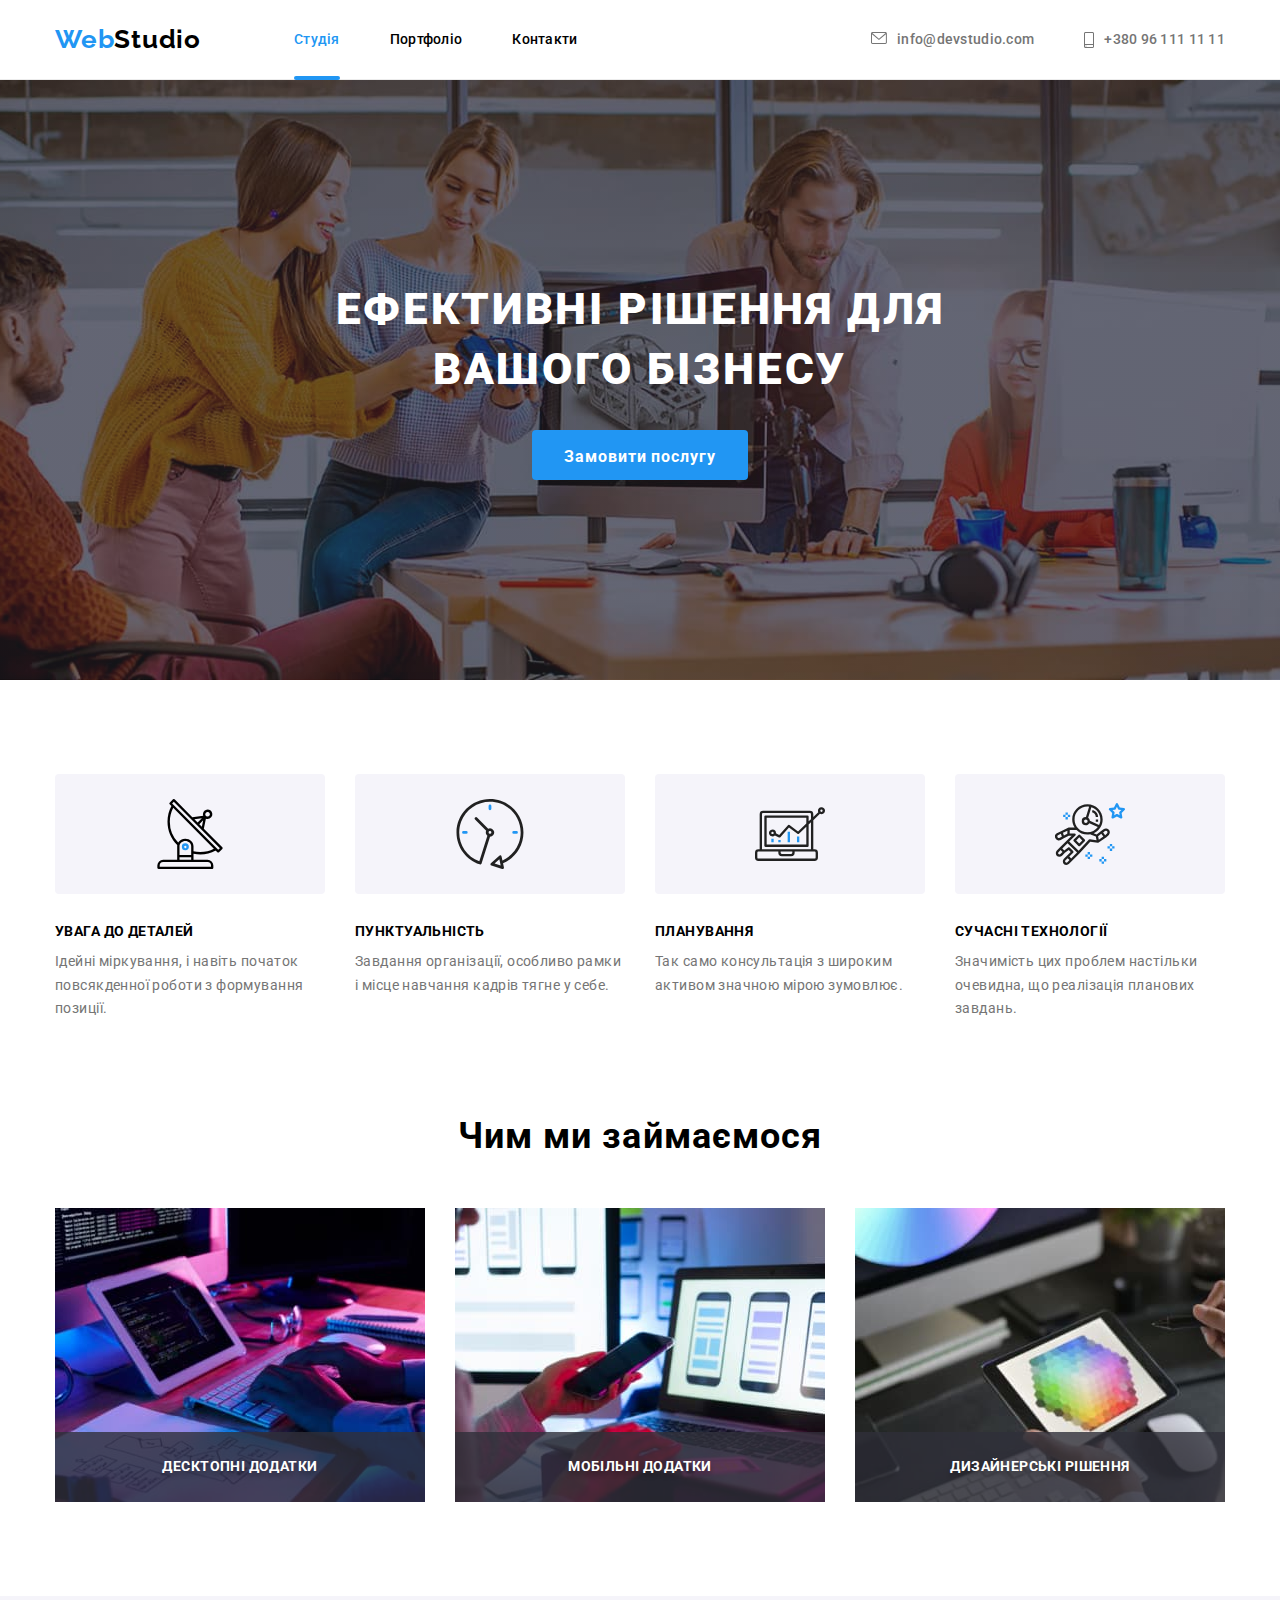
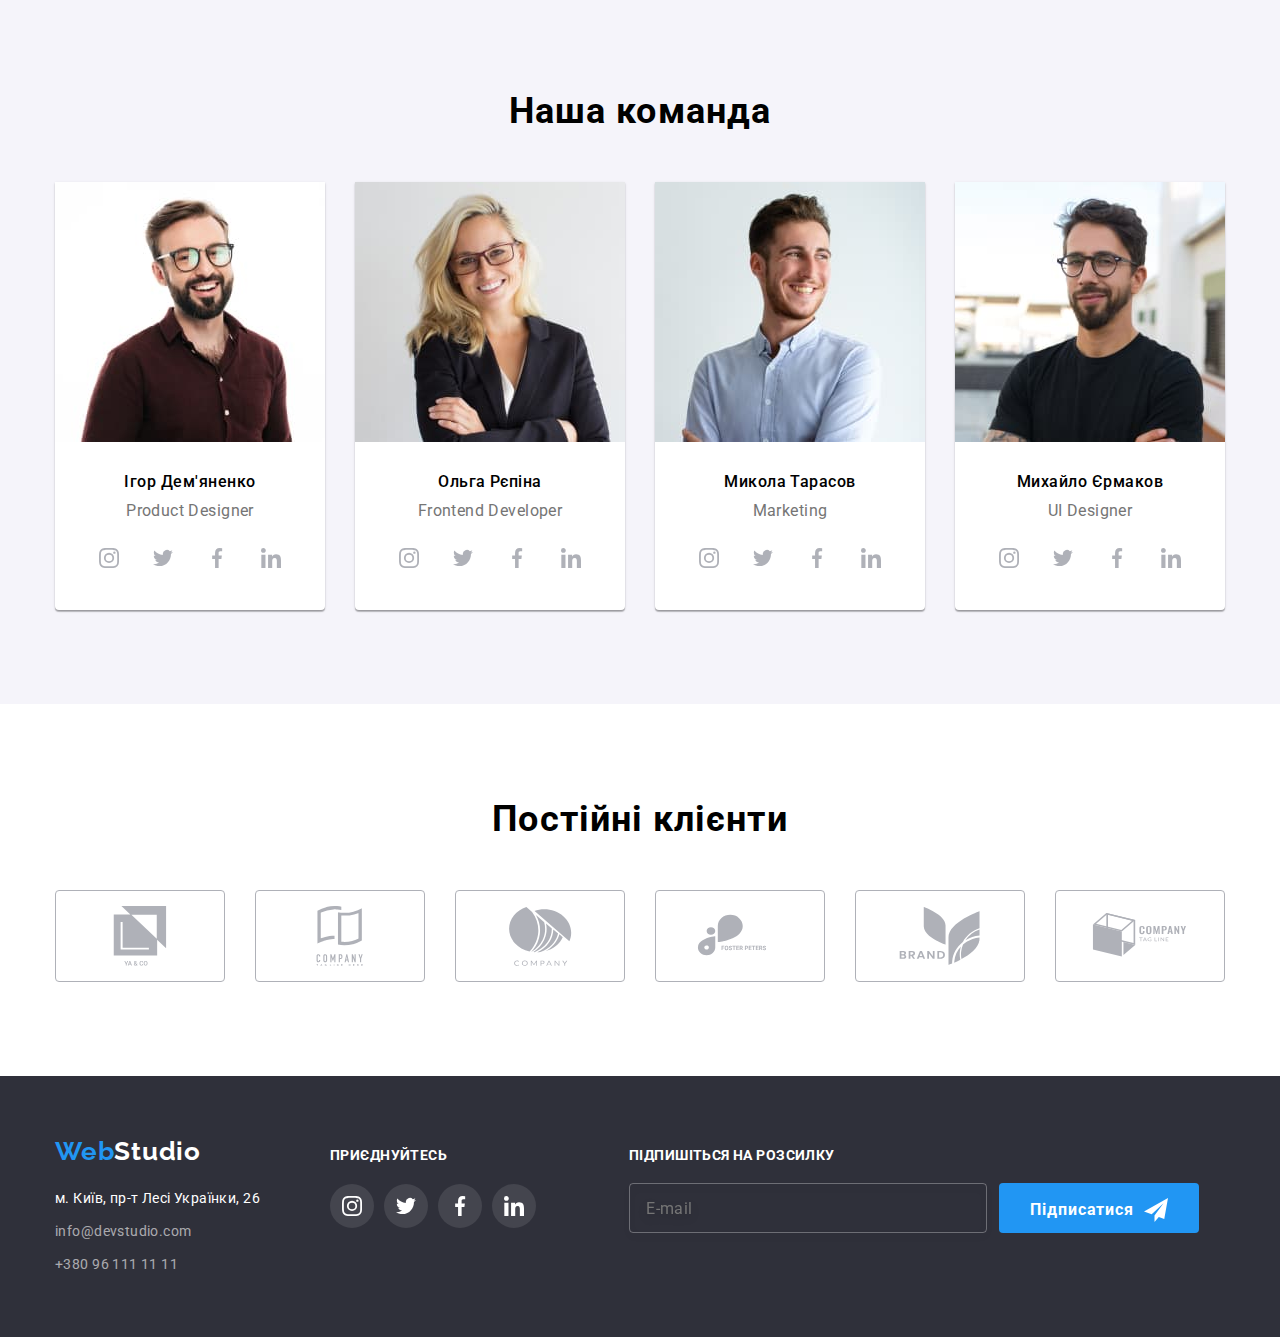
<file: index.html>
<!DOCTYPE html>
<html lang="en">

<head>
    <meta charset="UTF-8">
    <meta http-equiv="X-UA-Compatible" content="IE=edge">
    <meta name="viewport" content="width=device-width, initial-scale=1.0">

    <title>Studio</title>

    <link rel="stylesheet" href="./css/main.min.css">


</head>

<body>
    <!-- Шапка сайта -->
    <header class="header">
        <div class="container header--container">
            <nav class="site-nav">
                <a class="logo" href="./index.html">Web<span class="logo-color">Studio</span></a>
                <ul class="site-nav__select">
                    <li class="site-nav__item"><a class="link nav--link current" href="./index.html">Студія</a></li>
                    <li class="site-nav__item"><a class="link nav--link" href="./portfolio.html">Портфоліо</a></li>
                    <li class="site-nav__item"><a class="link nav--link" href="/">Контакти</a></li>
                </ul>
            </nav>
            <ul class="select-contact">
                <li class="select-contact__item">
                    <a class="link contact--link" href="mailto:info@devstudio.com">
                        <svg class="icon contact--icon" width="16" height="12">
                            <use href="./images/icons.svg#icon-envelope"></use>
                        </svg>
                        info@devstudio.com</a>
                </li>
                <li class="select-contact__item">
                    <a class="link contact--link" href="tel:+380961111111">
                        <svg class="icon contact--icon" width="10" height="16">
                            <use href="./images/icons.svg#icon-smartphone"></use>
                        </svg>
                        +380 96 111 11 11</a>
                </li>
            </ul>
        </div>
    </header>
    <!-- Главный босс -->
    <main>
        <!-- Шапка -->
        <section class="page-poster">
            <div class="container poster">
                <h1 class="page-poster__title">Ефективні рішення для вашого бізнесу</h1>
                <button class="button button--primary" type="button"  data-modal-open>Замовити послугу</button>
            </div>
        </section>
        <!-- Особливості -->
        <section class="section">
            <div class="container">
                <h2 class="title-none">Особливості</h2>
                <ul class="select-features">
                    <li class="select-features__item">
                        <div class="select-features__icon">
                            <svg class="icon" width="70" height="70">
                                <use href="./images/icons.svg#icon-antenna"></use>
                            </svg>
                        </div>
                        <h3 class="select-features__title">УВАГА ДО ДЕТАЛЕЙ</h3>
                        <p>Ідейні міркування, і навіть початок повсякденної роботи з формування позиції.</p>
                    </li>
                    <li class="select-features__item">
                        <div class="select-features__icon">
                            <svg class="icon" width="70" height="70">
                                <use href="./images/icons.svg#icon-clock"></use>
                            </svg>
                        </div>
                        <h3 class="select-features__title">ПУНКТУАЛЬНІСТЬ</h3>
                        <p>Завдання організації, особливо рамки і місце навчання кадрів тягне у себе.</p>
                    </li>
                    <li class="select-features__item">
                        <div class="select-features__icon">
                            <svg class="icon" width="70" height="70">
                                <use href="./images/icons.svg#icon-diagram"></use>
                            </svg>
                        </div>
                        <h3 class="select-features__title">ПЛАНУВАННЯ</h3>
                        <p>Так само консультація з широким активом значною мірою зумовлює.</p>
                    </li>
                    <li class="select-features__item">
                        <div class="select-features__icon">
                            <svg class="icon" width="70" height="70">
                                <use href="./images/icons.svg#icon-astronaut"></use>
                            </svg>
                        </div>
                        <h3 class="select-features__title">СУЧАСНІ ТЕХНОЛОГІЇ</h3>
                        <p>Значимість цих проблем настільки очевидна, що реалізація планових завдань.</p>
                    </li>
                </ul>
            </div>
        </section>
        <!-- Чим ми займаємося -->
        <section class="section page--employ">
            <div class="container">
                <h2 class="title page--employ">Чим ми займаємося</h2>
                <ul class="select-employ">
                    <li class="select-employ__item">
                        <img class="select-employ__image" src="./images/box1.jpg" alt="Програмування" width="370" />
                        <h3 class="select-employ__title">Десктопні додатки</h3>
                    </li>
                    <li class="select-employ__item">
                        <img class="select-employ__image" src="./images/box2.jpg" alt="Мобільні додатки" width="370" />
                        <h3 class="select-employ__title">Мобільні додатки</h3>
                    </li>
                    <li class="select-employ__item">
                        <img class="select-employ__image" src="./images/box3.jpg" alt="Дізайн" width="370" />
                        <h3 class="select-employ__title">Дизайнерські рішення</h3>
                    </li>
                </ul>
            </div>
        </section>
        <!-- Наша команда -->
        <section class="section page--team">
            <div class="container">
                <h2 class="title">Наша команда</h2>
                <ul class="select-team">
                    <li class="select-team__item">
                        <img class="select-team__image" src="./images/card1.jpg" alt="Фото" width="270" />
                        <div class="select-team__content">
                            <h3 class="select-team__subtitle">Ігор Дем'яненко</h3>
                            <p>Product Designer</p>
                        </div>
                        <ul class="select-social">
                            <li class="select-social__item">
                                <a class="select-social__link" href="#" rel="nofollow" target="_blank">
                                    <svg class="icon" width="20" height="20">
                                        <use href="./images/icons.svg#icon-instagram"></use>
                                    </svg>
                                </a>
                            </li>
                            <li class="select-social__item">
                                <a class="select-social__link" href="#" rel="nofollow" target="_blank">
                                    <svg class="icon" width="20" height="20">
                                        <use href="./images/icons.svg#icon-twitter"></use>
                                    </svg>
                                </a>
                            </li>
                            <li class="select-social__item">
                                <a class="select-social__link" href="#" rel="nofollow" target="_blank">
                                    <svg class="icon" width="20" height="20">
                                        <use href="./images/icons.svg#icon-facebook"></use>
                                    </svg>
                                </a>
                            </li>
                            <li class="card-client item">
                                <a class="select-social__link" href="#" rel="nofollow" target="_blank">
                                    <svg class="icon" width="20" height="20">
                                        <use href="./images/icons.svg#icon-linkedin"></use>
                                    </svg>
                                </a>
                            </li>
                        </ul>
                    </li>
                    <li class="select-team__item">
                        <img class="select-team__image" src="./images/card2.jpg" alt="Фото" width="270" />
                        <div class="select-team__content">
                            <h3 class="select-team__subtitle">Ольга Рєпіна</h3>
                            <p>Frontend Developer</p>
                        </div>
                        <ul class="select-social">
                            <li class="select-social__item">
                                <a class="select-social__link" href="#" rel="nofollow" target="_blank">
                                    <svg class="icon" width="20" height="20">
                                        <use href="./images/icons.svg#icon-instagram"></use>
                                    </svg>
                                </a>
                            </li>
                            <li class="select-social__item">
                                <a class="select-social__link" href="#" rel="nofollow" target="_blank">
                                    <svg class="icon" width="20" height="20">
                                        <use href="./images/icons.svg#icon-twitter"></use>
                                    </svg>
                                </a>
                            </li>
                            <li class="select-social__item">
                                <a class="select-social__link" href="#" rel="nofollow" target="_blank">
                                    <svg class="icon" width="20" height="20">
                                        <use href="./images/icons.svg#icon-facebook"></use>
                                    </svg>
                                </a>
                            </li>
                            <li class="card-client item">
                                <a class="select-social__link" href="#" rel="nofollow" target="_blank">
                                    <svg class="icon" width="20" height="20">
                                        <use href="./images/icons.svg#icon-linkedin"></use>
                                    </svg>
                                </a>
                            </li>
                        </ul>
                    </li>
                    <li class="select-team__item">
                        <img class="select-team__image" src="./images/card3.jpg" alt="Фото" width="270" />
                        <div class="select-team__content">
                            <h3 class="select-team__subtitle">Микола Тарасов</h3>
                            <p>Marketing</p>
                        </div>
                        <ul class="select-social">
                            <li class="select-social__item">
                                <a class="select-social__link" href="#" rel="nofollow" target="_blank">
                                    <svg class="icon" width="20" height="20">
                                        <use href="./images/icons.svg#icon-instagram"></use>
                                    </svg>
                                </a>
                            </li>
                            <li class="select-social__item">
                                <a class="select-social__link" href="#" rel="nofollow" target="_blank">
                                    <svg class="icon" width="20" height="20">
                                        <use href="./images/icons.svg#icon-twitter"></use>
                                    </svg>
                                </a>
                            </li>
                            <li class="select-social__item">
                                <a class="select-social__link" href="#" rel="nofollow" target="_blank">
                                    <svg class="icon" width="20" height="20">
                                        <use href="./images/icons.svg#icon-facebook"></use>
                                    </svg>
                                </a>
                            </li>
                            <li class="card-client item">
                                <a class="select-social__link" href="#" rel="nofollow" target="_blank">
                                    <svg class="icon" width="20" height="20">
                                        <use href="./images/icons.svg#icon-linkedin"></use>
                                    </svg>
                                </a>
                            </li>
                        </ul>
                    </li>
                    <li class="select-team__item">
                        <img class="select-team__image" src="./images/card4.jpg" alt="Фото" width="270" />
                        <div class="select-team__content">
                            <h3 class="select-team__subtitle">Михайло Єрмаков</h3>
                            <p>UI Designer</p>
                        </div>
                        <ul class="select-social">
                            <li class="select-social__item">
                                <a class="select-social__link" href="#" rel="nofollow" target="_blank">
                                    <svg class="icon" width="20" height="20">
                                        <use href="./images/icons.svg#icon-instagram"></use>
                                    </svg>
                                </a>
                            </li>
                            <li class="select-social__item">
                                <a class="select-social__link" href="#" rel="nofollow" target="_blank">
                                    <svg class="icon" width="20" height="20">
                                        <use href="./images/icons.svg#icon-twitter"></use>
                                    </svg>
                                </a>
                            </li>
                            <li class="select-social__item">
                                <a class="select-social__link" href="#" rel="nofollow" target="_blank">
                                    <svg class="icon" width="20" height="20">
                                        <use href="./images/icons.svg#icon-facebook"></use>
                                    </svg>
                                </a>
                            </li>
                            <li class="card-client item">
                                <a class="select-social__link" href="#" rel="nofollow" target="_blank">
                                    <svg class="icon" width="20" height="20">
                                        <use href="./images/icons.svg#icon-linkedin"></use>
                                    </svg>
                                </a>
                            </li>
                        </ul>
                    </li>
                </ul>
            </div>
        </section>
        <section class="section">
            <div class="container">
                <h2 class="title">Постійні клієнти</h2>
                <ul class="select-client">
                    <li class="select-clien__item">
                        <a class="select-client__link" href="#" rel="nofollow" target="_blank">
                            <svg class="icon" width="106" height="60">
                                <use href="./images/icons.svg#icon-client1"></use>
                            </svg>
                        </a>
                    </li>
                    <li class="select-client__item">
                        <a class="select-client__link" href="#" rel="nofollow" target="_blank">
                            <svg class="icon" width="106" height="60">
                                <use href="./images/icons.svg#icon-client2"></use>
                            </svg>
                        </a>
                    </li>
                    <li class="select-clien__item">
                        <a class="select-client__link" href="#" rel="nofollow" target="_blank">
                            <svg class="icon" width="106" height="60">
                                <use href="./images/icons.svg#icon-client3"></use>
                            </svg>
                        </a>
                    </li>
                    <li class="select-clien__item">
                        <a class="select-client__link" href="#" rel="nofollow" target="_blank">
                            <svg class="icon" width="106" height="60">
                                <use href="./images/icons.svg#icon-client4"></use>
                            </svg>
                        </a>
                    </li>
                    <li class="select-client__item">
                        <a class="select-client__link" href="#" rel="nofollow" target="_blank">
                            <svg class="icon" width="106" height="60">
                                <use href="./images/icons.svg#icon-client5"></use>
                            </svg>
                        </a>
                    </li>
                    <li class="select-client__item">
                        <a class="select-client__link" href="#" rel="nofollow" target="_blank">
                            <svg class="icon" width="106" height="60">
                                <use href="./images/icons.svg#icon-client6"></use>
                            </svg>
                        </a>
                    </li>
                </ul>
            </div>
        </section>
    </main>
    <!-- Футер -->
    <footer class="footer">
        <div class="container footer--container">
            <div class="footer-one">
                <a class="logo footer--logo" href="./index.html">Web<span class="logo-color revers">Studio</span></a>
                <address class="address">
                    <ul class="address-select">
                        <li class="address-select__item">
                            <a class="address-select__link primary-footer"
                                href="https://www.google.com.ua/maps/place/%D0%B1%D1%83%D0%BB.+%D0%9B%D0%B5%D1%81%D0%B8+%D0%A3%D0%BA%D1%80%D0%B0%D0%B8%D0%BD%D0%BA%D0%B8,+26,+%D0%9A%D0%B8%D0%B5%D0%B2,+02000/@50.4266124,30.5344126,14.71z/data=!4m5!3m4!1s0x40d4cf0e033ecbe9:0x57a4dffefec77da0!8m2!3d50.4265807!4d30.5383858?hl=ru"
                                target="_blank" rel="noopener noreferrer">
                                м. Київ, пр-т Лесі Українки, 26</a>
                        </li>
                        <li class="address-select__item"><a class="address-select__link"
                                href="mailto:info@devstudio.com">info@devstudio.com</a></li>
                        <li class="address-select__item"><a class="address-select__link" href="tel:+380961111111">+380
                                96 111 11 11</a></li>
                    </ul>
                </address>
            </div>
            <div class="footer-social">
                <h2 class="footer-social__title">приєднуйтесь</h2>
                <ul class="select-social">
                    <li class="select-social__item">
                        <a class="select-social__link social--footer" href="#" rel="nofollow" target="_blank"
                            aria-label="Instagram">
                            <svg class="icon" width="20" height="20">
                                <use href="./images/icons.svg#icon-instagram"></use>
                            </svg>
                        </a>
                    </li>
                    <li class="select-social__item ">
                        <a class="select-social__link social--footer" href="#" rel="nofollow" target="_blank"
                            aria-label="Twitter">
                            <svg class="icon" width="20" height="20">
                                <use href="./images/icons.svg#icon-twitter"></use>
                            </svg>
                        </a>
                    </li>
                    <li class="select-social__item">
                        <a class="select-social__link social--footer" href="#" rel="nofollow" target="_blank"
                            aria-label="Facebook">
                            <svg class="icon" width="20" height="20">
                                <use href="./images/icons.svg#icon-facebook"></use>
                            </svg>
                        </a>
                    </li>
                    <li class="card-client item">
                        <a class="select-social__link social--footer" href="#" rel="nofollow" target="_blank">
                            <svg class="icon" width="20" height="20">
                                <use href="./images/icons.svg#icon-linkedin"></use>
                            </svg>
                        </a>
                    </li>
                </ul>
            </div>
            <div class="footer-conect">
                <div class="footer-send">
                    <label for="footer-send">Підпишіться на розсилку</label>
                    <input class="footer-input" type="email" name="email" id="footer-send" placeholder="E-mail"
                        required />
                </div>
                <button type="submit" class="button button--footer">
                    Підписатися
                    <svg class="icon" width="24" height="24">
                        <use href="./images/icons.svg#icon-send"></use>
                    </svg>
                </button>
            </div>
        </div>
    </footer>
    <!-- Модалка -->
    <div class="backdrop is-hidden" data-modal>
        <div class="modal">
            <button type="button" class="close-button" data-modal-close>
                <svg width="18" height="18" class="close">
                    <use href="./images/icons.svg#icon-close"></use>
                </svg>
            </button>
            <form class="form form__container">
                <p class="form-title">Залиште свої дані, ми вам передзвонимо</p>
                <div class="form-field">
                    <label for="user-name">Ім'я</label>
                    <input type="text" name="name" id="user-name" autofocus required pattern="^[a-zA-Z]+\s[a-zA-Z]+$" />
                    <svg class="icon-form" width="18" height="18">
                        <use href="./images/icons.svg#icon-person-modal"></use>
                    </svg>
                </div>
                <div class="form-field">
                    <label for="user-tel">Телефон</label>
                    <input type="tel" name="tel" id="user-tel" inputmode="tel" />
                    <svg class="icon-form" width="18" height="18">
                        <use href="./images/icons.svg#icon-phone-modal"></use>
                    </svg>
                </div>
                <div class="form-field">
                    <label for="user-email">Пошта</label>
                    <input type="email" name="email" id="user-email" inputmode="email" />
                    <svg class="icon-form" width="18" height="18">
                        <use href="./images/icons.svg#icon-email-modal"></use>
                    </svg>
                </div>
                <div class="form-field comment">
                    <label for="comment">Коментар</label>
                    <textarea name="comment" id="comment" placeholder="Введіть текст"></textarea>
                </div>
                <div class="policy">
                    <label for="policy">
                        <input class="checkbox" type="checkbox" name="policy" id="policy" />
                        <span class="check-icon">
                            <svg class="icon" width="15" height="15">
                                <use href="./images/icons.svg#icon-check-hover"></use>
                            </svg>
                        </span>
                        Погоджуюся з розсилкою та приймаю
                        <a class="policy-link" href="#" target="_blank">Умови договору</a>
                    </label>
                </div>
                <button class="button button--modal" type="submit">Відправити</button>
            </form>
        </div>
    </div>

    <script src="./js/modal.js"></script>
    <!-- <script src="./js/heder.js"></script> -->
</body>

</html>
</file>
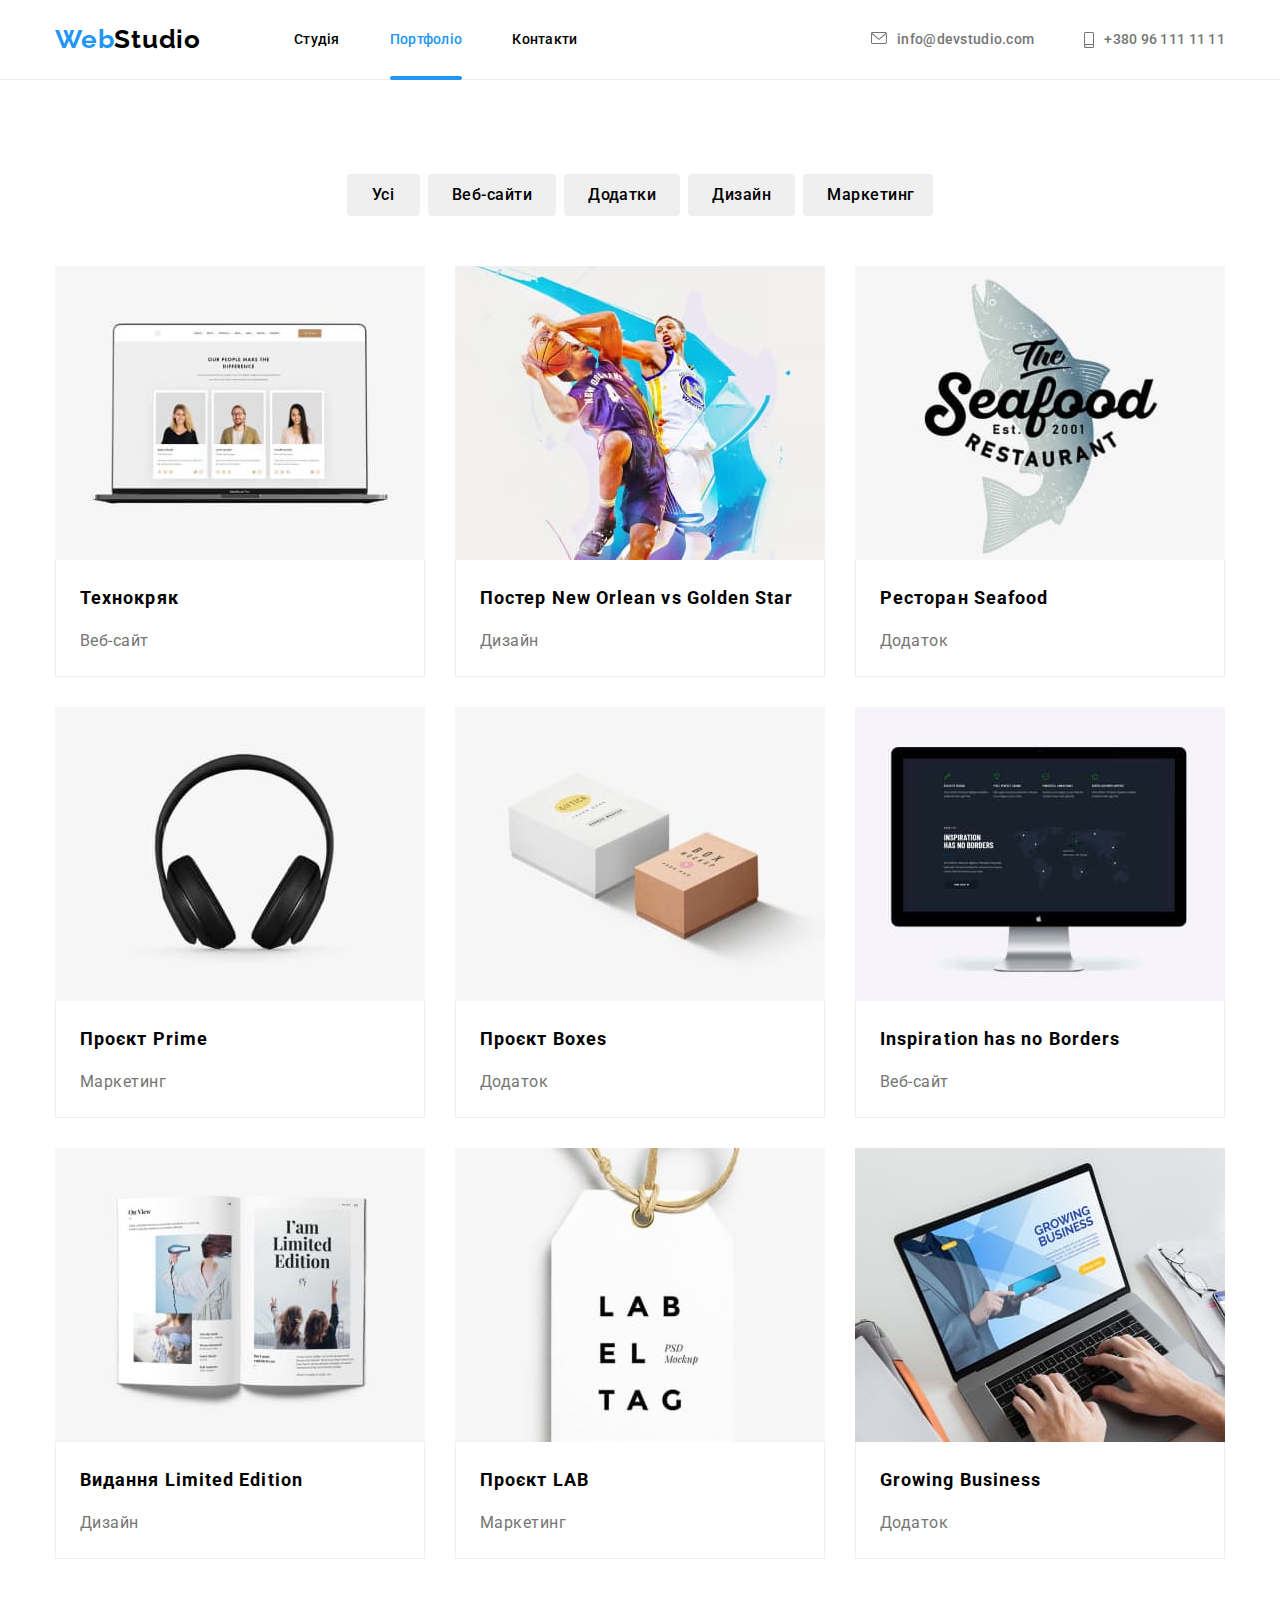
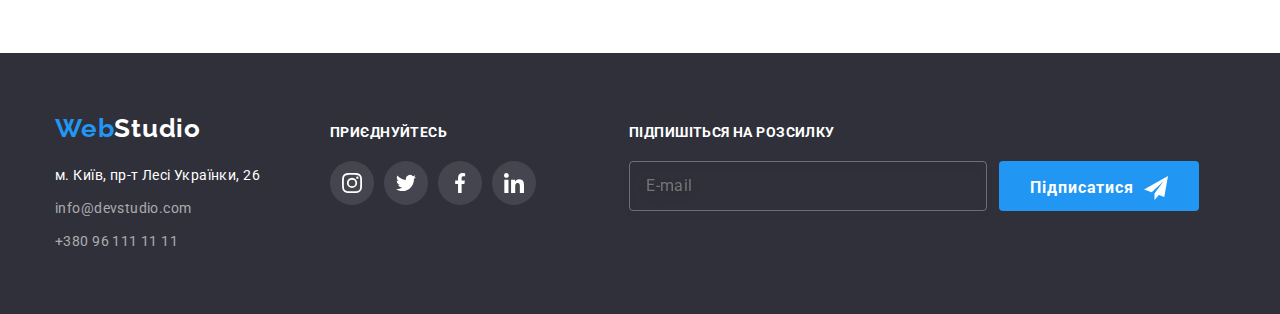
<file: portfolio.html>
<!DOCTYPE html>
<html lang="en">
<head>
    <meta charset="UTF-8">
    <meta http-equiv="X-UA-Compatible" content="IE=edge">
    <meta name="viewport" content="width=device-width, initial-scale=1.0">
    <title>Portfolio</title>

    <link href="https://fonts.googleapis.com/css2?family=Raleway:wght@700&family=Roboto:wght@400;500;700;900&display=swap"
          rel="stylesheet">
    <link rel="stylesheet" href="https://cdnjs.cloudflare.com/ajax/libs/modern-normalize/1.1.0/modern-normalize.min.css"
        integrity="sha512-wpPYUAdjBVSE4KJnH1VR1HeZfpl1ub8YT/NKx4PuQ5NmX2tKuGu6U/JRp5y+Y8XG2tV+wKQpNHVUX03MfMFn9Q=="
        crossorigin="anonymous" referrerpolicy="no-referrer" />
    <link rel="stylesheet" href="./css/main.min.css">

</head>
<body>
    <!-- Шапка сайта -->
    <header class="header">
        <div class="container header--container">
            <nav class="site-nav">
                <a class="logo" href="./index.html">Web<span class="logo-color">Studio</span></a>
                <ul class="site-nav__select list">
                    <li class="site-nav__item"><a class="link nav--link" href="./index.html">Студія</a></li>
                    <li class="site-nav__item"><a class="link nav--link current" href="./portfolio.html">Портфоліо</a></li>
                    <li class="site-nav__item"><a class="link nav--link" href="/">Контакти</a></li>
                </ul>
            </nav>
            <ul class="select-contact list">
                <li class="select-contact__item">
                    <a class="link contact--link" href="mailto:info@devstudio.com">
                        <svg class="icon contact--icon" width="16" height="12">
                            <use href="./images/icons.svg#icon-envelope"></use>
                        </svg>
                        info@devstudio.com</a>
                </li>
                <li class="select-contact__item">
                    <a class="link contact--link" href="tel:+380961111111">
                        <svg class="icon contact--icon" width="10" height="16">
                            <use href="./images/icons.svg#icon-smartphone"></use>
                        </svg>
                        +380 96 111 11 11</a>
                </li>
            </ul>
        </div>
    </header>
    <!-- Главный босс -->
    <main>
        <!-- Проекты -->
        <section class="section">
            <div class="container">
            <h1 class="title-none">Проекти</h1>
            <!-- Фильтр -->
            <ul class="select-button list">
                <li class="select-button__item">
                    <button type="button" class="select-button__link">Усі</button>
                </li>
                <li class="select-button__item">
                    <button type="button" class="select-button__link">Веб-сайти</button>
                </li>
                <li class="select-button__item">
                    <button type="button" class="select-button__link">Додатки</button>
                </li>
                <li class="select-button__item">
                    <button type="button" class="select-button__link">Дизайн</button>
                </li>
                <li class="select-button__item">
                    <button type="button" class="select-button__link">Маркетинг</button>
                </li>
            </ul>
            <ul class="select-projeckt list">
                <li class="select-projeckt__item">
                    <a class="select-projeckt__card" href="#">
                        <div class="select-projeckt__thumb">
                          <img class="select-projeckt__image" src="./images/project1.jpg" alt="Фото1" width="370"/>
                          <div class="select-projeckt__text">
                            <p>Ресурс пропонує комплексні пропозиції з різним рівнем функціоналу та сервісів. Все це дозволить відвідувачу отримати
                            вичерпні відомості про компанію чи приватну особу.</p>
                          </div>
                        </div>
                        <div class="select-projeckt__content">
                            <h2 class="select-projeckt__subtitle">Технокряк</h2>
                            <p>Веб-сайт</p>
                        </div>
                    </a>
                </li>
                <li class="select-projeckt__item">
                    <a class="select-projeckt__card" href="#">
                        <div class="select-projeckt__thumb">
                            <img class="select-projeckt__image" src="./images/project2.jpg" alt="Фото2" width="370"/>
                            <div class="select-projeckt__text">
                                <p>Ресурс пропонує комплексні пропозиції з різним рівнем функціоналу та сервісів. Все це дозволить відвідувачу отримати
                                вичерпні відомості про компанію чи приватну особу.</p>
                            </div>
                        </div>
                        <div class="select-projeckt__content">
                            <h2 class="select-projeckt__subtitle">Постер New Orlean vs Golden Star</h2>
                            <p>Дизайн</p>
                        </div>
                    </a> 
                </li>
                <li class="select-projeckt__item">
                    <a class="select-projeckt__card" href="#">
                        <div class="select-projeckt__thumb">
                            <img class="select-projeckt__image" src="./images/project3.jpg" alt="Фото3" width="370"/>
                            <div class="select-projeckt__text">
                                <p>Ресурс пропонує комплексні пропозиції з різним рівнем функціоналу та сервісів. Все це дозволить відвідувачу отримати
                                вичерпні відомості про компанію чи приватну особу.</p>
                            </div>
                        </div>
                        <div class="select-projeckt__content">
                            <h2 class="select-projeckt__subtitle">Ресторан Seafood</h2>
                            <p>Додаток</p>
                        </div>
                    </a>
                </li>
                <li class="select-projeckt__item">
                    <a class="select-projeckt__card" href="#">
                        <div class="select-projeckt__thumb">
                            <img class="select-projeckt__image" src="./images/project4.jpg" alt="Фото4" width="370"/>
                            <div class="select-projeckt__text">
                                <p>Ресурс пропонує комплексні пропозиції з різним рівнем функціоналу та сервісів. Все це дозволить відвідувачу
                                    отримати
                                    вичерпні відомості про компанію чи приватну особу.</p>
                            </div>
                        </div>
                        <div class="select-projeckt__content">
                            <h2 class="select-projeckt__subtitle">Проєкт Prime</h2>
                            <p>Маркетинг</p>
                        </div>
                    </a>
                </li>
                <li class="select-projeckt__item">
                    <a class="select-projeckt__card" href="#">
                        <div class="select-projeckt__thumb">
                            <img class="select-projeckt__image" src="./images/project5.jpg" alt="Фото5" width="370"/>
                            <div class="select-projeckt__text">
                                <p>Ресурс пропонує комплексні пропозиції з різним рівнем функціоналу та сервісів. Все це дозволить відвідувачу
                                    отримати
                                    вичерпні відомості про компанію чи приватну особу.</p>
                            </div>
                        </div>
                        <div class="select-projeckt__content">
                            <h2 class="select-projeckt__subtitle">Проєкт Boxes</h2>
                            <p>Додаток</p>
                        </div>    
                    </a>
                </li>
                <li class="select-projeckt__item">
                    <a class="select-projeckt__card" href="#">
                        <div class="select-projeckt__thumb">
                            <img class="select-projeckt__image" src="./images/project6.jpg" alt="Фото6" width="370"/>
                            <div class="select-projeckt__text">
                                <p>Ресурс пропонує комплексні пропозиції з різним рівнем функціоналу та сервісів. Все це дозволить відвідувачу
                                    отримати
                                    вичерпні відомості про компанію чи приватну особу.</p>
                            </div>
                        </div>
                        <div class="select-projeckt__content">
                            <h2 class="select-projeckt__subtitle">Inspiration has no Borders</h2>
                            <p>Веб-сайт</p> 
                        </div>      
                    </a>
                </li>
                <li class="select-projeckt__item"> 
                    <a class="select-projeckt__card" href="#">
                        <div class="select-projeckt__thumb">
                            <img class="select-projeckt__image" src="./images/project7.jpg" alt="Фото7" width="370"/>
                            <div class="select-projeckt__text">
                                <p>Ресурс пропонує комплексні пропозиції з різним рівнем функціоналу та сервісів. Все це дозволить відвідувачу
                                    отримати
                                    вичерпні відомості про компанію чи приватну особу.</p>
                            </div>
                        </div>
                        <div class="select-projeckt__content">
                            <h2 class="select-projeckt__subtitle">Видання Limited Edition</h2>
                            <p>Дизайн</p>
                        </div>
                    </a>
                </li>
                <li class="select-projeckt__item">
                    <a class="select-projeckt__card" href="#">
                        <div class="select-projeckt__thumb">
                            <img class="select-projeckt__image" src="./images/project8.jpg" alt="Фото8" width="370"/>
                            <div class="select-projeckt__text">
                                <p>Ресурс пропонує комплексні пропозиції з різним рівнем функціоналу та сервісів. Все це дозволить відвідувачу
                                    отримати
                                    вичерпні відомості про компанію чи приватну особу.</p>
                            </div>
                        </div>
                        <div class="select-projeckt__content">
                            <h2 class="select-projeckt__subtitle">Проєкт LAB</h2>
                            <p>Маркетинг</p>
                        </div>    
                    </a>
                </li>
                <li class="select-projeckt__item">
                    <a class="select-projeckt__card" href="#">
                        <div class="select-projeckt__thumb">
                            <img class="select-projeckt__image" src="./images/project9.jpg" alt="Фото9" width="370"/>
                            <div class="select-projeckt__text">
                                <p>Ресурс пропонує комплексні пропозиції з різним рівнем функціоналу та сервісів. Все це дозволить відвідувачу
                                    отримати
                                    вичерпні відомості про компанію чи приватну особу.</p>
                            </div>
                        </div>
                        <div class="select-projeckt__content">
                            <h2 class="select-projeckt__subtitle">Growing Business</h2>
                            <p>Додаток</p>
                        </div>    
                    </a>
                </li>
            </ul>
            </div>
        </section>
    </main>
    
    <!-- Футер -->
    <footer class="footer">
        <div class="container footer--container">
            <div class="footer-one">
                <a class="logo footer--logo" href="./index.html">Web<span class="logo-color revers">Studio</span></a>
                <address class="address">
                    <ul class="address-select">
                        <li class="address-select__item">
                            <a class="address-select__link primary-footer"
                                href="https://www.google.com.ua/maps/place/%D0%B1%D1%83%D0%BB.+%D0%9B%D0%B5%D1%81%D0%B8+%D0%A3%D0%BA%D1%80%D0%B0%D0%B8%D0%BD%D0%BA%D0%B8,+26,+%D0%9A%D0%B8%D0%B5%D0%B2,+02000/@50.4266124,30.5344126,14.71z/data=!4m5!3m4!1s0x40d4cf0e033ecbe9:0x57a4dffefec77da0!8m2!3d50.4265807!4d30.5383858?hl=ru"
                                target="_blank" rel="noopener noreferrer">
                                м. Київ, пр-т Лесі Українки, 26</a>
                        </li>
                        <li class="address-select__item"><a class="address-select__link"
                                href="mailto:info@devstudio.com">info@devstudio.com</a></li>
                        <li class="address-select__item"><a class="address-select__link" href="tel:+380961111111">+380 96
                                111 11 11</a></li>
                    </ul>
                </address>
            </div>
            <div class="footer-social">
                <h2 class="footer-social__title">приєднуйтесь</h2>
                <ul class="select-social list">
                    <li class="select-social__item">
                        <a class="select-social__link social--footer" href="#" rel="nofollow" target="_blank"
                            aria-label="Instagram">
                            <svg class="icon" width="20" height="20">
                                <use href="./images/icons.svg#icon-instagram"></use>
                            </svg>
                        </a>
                    </li>
                    <li class="select-social__item ">
                        <a class="select-social__link social--footer" href="#" rel="nofollow" target="_blank"
                            aria-label="Twitter">
                            <svg class="icon" width="20" height="20">
                                <use href="./images/icons.svg#icon-twitter"></use>
                            </svg>
                        </a>
                    </li>
                    <li class="select-social__item">
                        <a class="select-social__link social--footer" href="#" rel="nofollow" target="_blank"
                            aria-label="Facebook">
                            <svg class="icon" width="20" height="20">
                                <use href="./images/icons.svg#icon-facebook"></use>
                            </svg>
                        </a>
                    </li>
                    <li class="card-client item">
                        <a class="select-social__link social--footer" href="#" rel="nofollow" target="_blank">
                            <svg class="icon" width="20" height="20">
                                <use href="./images/icons.svg#icon-linkedin"></use>
                            </svg>
                        </a>
                    </li>
                </ul>
            </div>
            <div class="footer-conect">
                <div class="footer-send">
                    <label for="footer-send">Підпишіться на розсилку</label>
                    <input class="footer-input" type="email" name="email" id="footer-send" placeholder="E-mail" required />
                </div>
                <button type="submit" class="button button--footer">
                    Підписатися
                    <svg class="icon" width="24" height="24">
                        <use href="./images/icons.svg#icon-send"></use>
                    </svg>
                </button>
            </div>
        </div>
    </footer>
</body>
</html>
</file>
<file: css/main.min.css>
@import"https://fonts.googleapis.com/css2?family=Raleway:wght@700&family=Roboto:wght@400;500;700;900&display=swap";/*! modern-normalize v1.1.0 | MIT License | https://github.com/sindresorhus/modern-normalize */*,::after,::before{box-sizing:border-box}html{-moz-tab-size:4;tab-size:4}html{line-height:1.15;-webkit-text-size-adjust:100%}body{margin:0}body{font-family:system-ui,-apple-system,"Segoe UI",Roboto,Helvetica,Arial,sans-serif,"Apple Color Emoji","Segoe UI Emoji"}hr{height:0;color:inherit}abbr[title]{text-decoration:underline dotted}b,strong{font-weight:bolder}code,kbd,pre,samp{font-family:ui-monospace,SFMono-Regular,Consolas,"Liberation Mono",Menlo,monospace;font-size:1em}small{font-size:80%}sub,sup{font-size:75%;line-height:0;position:relative;vertical-align:baseline}sub{bottom:-0.25em}sup{top:-0.5em}table{text-indent:0;border-color:inherit}button,input,optgroup,select,textarea{font-family:inherit;font-size:100%;line-height:1.15;margin:0}button,select{text-transform:none}[type=button],[type=reset],[type=submit],button{-webkit-appearance:button}::-moz-focus-inner{border-style:none;padding:0}:-moz-focusring{outline:1px dotted ButtonText}:-moz-ui-invalid{box-shadow:none}legend{padding:0}progress{vertical-align:baseline}::-webkit-inner-spin-button,::-webkit-outer-spin-button{height:auto}[type=search]{-webkit-appearance:textfield;outline-offset:-2px}::-webkit-search-decoration{-webkit-appearance:none}::-webkit-file-upload-button{-webkit-appearance:button;font:inherit}summary{display:list-item}body{background-color:var(--color-white);color:var(--color-text);font-family:var(--font-main);font-weight:400;font-size:14px;line-height:1.71;letter-spacing:.03em}button{font-family:inherit;cursor:pointer;border-color:rgba(0,0,0,0)}p{margin:0}a{color:inherit;text-decoration:none;transition:background-color --cubic-250,color --cubic-250}address{font-style:inherit}ul{margin:0;padding:0;list-style:none}img{display:block;max-width:100%;height:auto}:root{--color-white: #ffffff;--color-accent: #2196F3;--color-grey: #F5F4FA;--color-footer: #2F303A;--color-title: #212121;--color-text: #757575;--color-title: #000000;--color-rgba: rgba(255, 255, 255, 0.6);--color-borders: #EEEEEE;--color-line: #ECECEC;--color-icon: #AFB1B8;--font-main: "Roboto", sans-serif;--font-logo: "Raleway", sans-serif;--cubic-250: 250ms cubic-bezier(0.4, 0, 0.2, 1) }.section{margin-left:auto;margin-right:auto;padding:94px 0px}.container{max-width:1200px;margin-left:auto;margin-right:auto;margin-bottom:0;padding:0px 15px}.primary{background-color:var(--color-accent);color:var(--color-white)}.secondary{background-color:var(--color-grey);color:var(--color-title)}.primary-footer{color:var(--color-white)}.link{display:flex;position:relative;text-decoration:none;color:var(--color-title);font-weight:500;font-size:14px;line-height:1.14;letter-spacing:.02em;fill:currentColor;transition:color var(--cubic-250),background-color var(--cubic-250)}.link:hover,.link:focus{color:var(--color-accent);outline:rgba(0,0,0,0)}.button{min-width:200px;height:50px;padding-top:10px;padding-bottom:10px;font-weight:700;font-size:16px;line-height:1.88;letter-spacing:.06em;text-align:center;border-radius:4px;cursor:pointer;border-color:rgba(0,0,0,0);background-color:var(--color-accent);color:var(--color-white);transition:box-shadow var(--cubic-250)}.button:hover,.button:focus{outline:rgba(0,0,0,0);box-shadow:0px 4px 4px rgba(0,0,0,.15)}.button--primary{width:216px}.button--primary:hover,.button--primary:focus{outline:rgba(0,0,0,0);box-shadow:0px 4px 4px rgba(0,0,0,.15)}.button--footer{display:flex;align-items:center;justify-content:center;margin-left:12px;flex-wrap:wrap;gap:10px;fill:currentColor}.button--footer:hover,.button--footer:focus{box-shadow:0px 4px 4px rgba(0,0,0,.15);transition:box-shadow var(--cubic-250)}.button--modal{display:flex;align-items:center;justify-content:center;margin-right:auto;margin-left:auto}.button--modal:hover,.button--modal:focus{box-shadow:0px 4px 4px rgba(0,0,0,.15);transition:box-shadow var(--cubic-250)}.logo{display:inline-block;margin-right:93px;text-decoration:none;color:var(--color-accent);font-family:var(--font-logo);font-weight:700;font-size:26px;line-height:1.19;letter-spacing:.03em;padding-top:24px;padding-bottom:25px}.logo:focus{outline:rgba(0,0,0,0)}.logo-color{color:var(--color-title)}.footer--logo{margin:0;padding:0;margin-bottom:20px}.revers{color:var(--color-white)}.select-social{display:flex;align-items:center;justify-content:center;margin-bottom:30px}.select-social__item:not(:last-child){margin-right:10px}.select-social__link{display:flex;width:44px;height:44px;border-radius:50%;align-items:center;justify-content:center;fill:var(--color-icon);transition:background-color var(--cubic-250),color var(--cubic-250)}.select-social__link:hover,.select-social__link:focus{background-color:var(--color-accent);fill:var(--color-white);outline:rgba(0,0,0,0);transition:background-color var(--cubic-250),color var(--cubic-250)}.header{margin:0;margin-left:auto;margin-right:auto;max-height:80px;background-color:var(--color-white);border-bottom:1px solid var(--color-line)}.header--container,.site-nav{display:flex;align-items:center;justify-content:center}.site-nav__select{display:flex;align-items:center;justify-content:center}.site-nav__item:not(:last-child),.select-contact__item:not(:last-child){margin-right:50px}.nav--link:hover::after,.nav--link:focus::after{position:absolute;content:"";width:100%;bottom:-32px;height:4px;border-radius:2px;background-color:var(--color-accent);outline:rgba(0,0,0,0)}.nav--link.current::after{position:absolute;content:"";bottom:-32px;width:100%;height:4px;border-radius:2px;background-color:var(--color-accent)}.select-contact{display:flex;align-items:center;justify-content:center}.select-contact{margin-left:auto}.contact--icon{margin:0;margin-right:10px}.contact--link{color:var(--color-text)}.current{color:var(--color-accent)}.title-none{position:absolute;white-space:nowrap;margin:-1px;width:1px;height:1px;overflow:hidden;border:0;padding:0;clip:rect(0 0 0 0);clip-path:inset(50%)}.title{font-weight:700;font-size:36px;line-height:1.17;letter-spacing:.03em;margin:0;color:var(--color-title);text-align:center;margin-bottom:50px}.poster{width:696px;padding:0}.page-poster{max-height:600px;margin-left:auto;margin-right:auto;padding-top:200px;padding-bottom:200px;text-align:center;color:var(--color-white);background-color:rgba(47,48,58,.4);background-image:linear-gradient(to right, rgba(47, 48, 58, 0.4), rgba(47, 48, 58, 0.4)),url("../images/Main-img.jpg");background-repeat:no-repeat;background-position:center;background-size:cover}.page-poster__title{margin:0;font-weight:900;font-size:44px;line-height:1.36;letter-spacing:.06em;color:var(--color-white);text-align:center;text-transform:uppercase;margin-bottom:30px}.select-features{display:flex;align-items:flex-start;justify-content:center;flex-wrap:wrap;gap:30px}.select-features__item{flex-basis:calc((100% - 90px)/4)}.select-features__item{width:270px}.select-features__icon{display:flex;height:120px;margin-bottom:30px;background-color:#f5f4fa;border-radius:4px;align-items:center;justify-content:center}.select-features__title{font-weight:700;font-size:14px;line-height:1.14;letter-spacing:.03em;margin:0;margin-bottom:10px;color:var(--color-title)}.page--employ{padding-top:0}.select-employ{display:flex;align-items:center;justify-content:center;flex-wrap:wrap;gap:30px}.select-employ__item{flex-basis:calc((100% - 60px)/3)}.select-employ__item{position:relative;z-index:1}.select-employ__image{margin-bottom:0}.select-employ__title{display:flex;position:absolute;bottom:0;margin-bottom:0;width:370px;height:70px;font-weight:700;font-size:14px;line-height:1.14;text-align:center;align-items:center;justify-content:center;letter-spacing:.03em;text-transform:uppercase;color:var(--color-white);background-color:rgba(47,48,58,.8);text-shadow:0px 4px 4px rgba(0,0,0,.25)}.page--team{background-color:var(--color-grey)}.select-team{display:flex;align-items:center;justify-content:center;flex-wrap:wrap;gap:30px}.select-team__item{flex-basis:calc((100% - 90px)/4)}.select-team__item{background-color:var(--color-white);width:270px;font-size:16px;line-height:1.19;text-align:center;box-shadow:0px 1px 3px rgba(0,0,0,.12),0px 1px 1px rgba(0,0,0,.14),0px 2px 1px rgba(0,0,0,.2);border-radius:0px 0px 4px 4px}.select-team__image{margin-bottom:30px}.select-team__content{margin:0;margin-bottom:16px}.select-team__subtitle{font-weight:500;font-size:16px;line-height:1.19;letter-spacing:.03em;margin:0;color:var(--color-title);text-align:center;margin-bottom:10px}.select-client{display:flex;align-items:center;justify-content:center;flex-wrap:wrap;gap:30px}.select-client__item{flex-basis:calc((100% - 150px)/6)}.select-client__link{display:flex;width:170px;height:92px;border:1px solid #afb1b8;border-radius:4px;align-items:center;justify-content:center;fill:var(--color-icon);transition:background-color --cubic-250,color var(--cubic-250)}.select-client__link:hover,.select-client__link:focus{border:1px solid var(--color-accent);fill:var(--color-accent);outline:rgba(0,0,0,0)}.select-projeckt{display:flex;align-items:center;justify-content:center;flex-wrap:wrap;gap:30px}.select-button{display:flex;align-items:center;justify-content:center;margin-bottom:50px}.select-button__item:not(:last-child){margin-right:8px}.select-button__link{min-width:73px;max-width:130px;padding:6px 22px;font-weight:500;line-height:1.63;font-size:16px;letter-spacing:.03em;border-radius:4px;border-color:rgba(0,0,0,0);cursor:pointer;transition:background-color var(--cubic-250),color var(--cubic-250)}.select-button__link:hover,.select-button__link:focus{background-color:var(--color-accent);color:var(--color-white);outline:rgba(0,0,0,0);box-shadow:0px 3px 1px rgba(0,0,0,.1),0px 1px 2px rgba(0,0,0,.08),0px 2px 2px rgba(0,0,0,.12);transition:box-shadow var(--cubic-250)}.select-projeckt__item{flex-basis:calc((100% - 60px)/3)}.select-projeckt__card{display:block;text-decoration:none;font-size:16px;line-height:1.88;transition:box-shadow var(--cubic-250)}.select-projeckt__card:hover,.select-projeckt__card:focus{box-shadow:0px 4px 4px 0px rgba(0,0,0,.25);outline:rgba(0,0,0,0)}.select-projeckt__image{margin-bottom:0}.select-projeckt__thumb{position:relative;overflow:hidden}.select-projeckt__subtitle{font-weight:700;font-size:18px;line-height:2;letter-spacing:.06em;margin:0;color:var(--color-title);text-align:start;margin-bottom:10px}.select-projeckt__content{display:block;width:370px;background:var(--color-white);border:1px solid var(--color-borders);border-top:none;padding:20px 24px;font-weight:400;font-size:16px;line-height:1.88;letter-spacing:.03em;color:var(--color-text)}.select-projeckt__text{position:absolute;top:1px;width:100%;height:100%;background-color:rgba(33,150,243,.9);padding:63px 24px;font-weight:400;font-size:18px;line-height:1.56;letter-spacing:.03em;color:var(--color-white);transform:translateY(100%);transition:transform var(--cubic-250)}.select-projeckt__card:hover .select-projeckt__text,.select-projeckt__card:focus .select-projeckt__text{transform:translateY(0);transition:var(--cubic-250)}.footer{padding:60px 0px;margin-left:auto;margin-right:auto;background-color:var(--color-footer);color:var(--color-rgba);font-weight:400;font-size:14px;line-height:1.71;letter-spacing:.03em}.footer--container{display:flex;align-items:baseline;gap:70px}.address-select__item:not(:last-child){margin-bottom:9px}.address-select__item:not(:last-child):hover,.address-select__item:not(:last-child):focus{color:var(--color-white);text-decoration:none;outline:rgba(0,0,0,0)}.footer-social__title{font-weight:700;font-size:14px;line-height:1.14;letter-spacing:.03em;color:var(--color-white);text-transform:uppercase;margin-bottom:20px}.social--footer{background-color:rgba(255,255,255,.1);fill:var(--color-white)}.footer-conect{display:flex;align-items:flex-end;justify-content:center;padding:0;margin-left:23px}.footer-send{display:flex;flex-direction:column}.footer-send label{color:var(--color-white);font-weight:700;font-size:14px;line-height:1.17;text-transform:uppercase;margin-bottom:20px}.footer-input{min-width:358px;height:50px;padding:15px 16px;font-weight:400;font-size:16px;line-height:1.25;letter-spacing:.03em;background-color:rgba(0,0,0,0);color:rgba(255,255,255,.6);border:1px solid rgba(255,255,255,.3);filter:drop-shadow(0px 4px 4px rgba(0, 0, 0, 0.15));border-radius:4px;transition:border var(--cubic-250)}.footer-input:hover,.footer-input:focus{border:1px solid var(--color-accent)}.backdrop{position:fixed;top:0;left:0;width:100%;height:100%;background-color:rgba(0,0,0,.2);opacity:1;z-index:100;transition:opacity var(--cubic-250)}.backdrop.is-hidden{visibility:hidden;opacity:0;pointer-events:none}.backdrop.is-hidden .modal{transform:translate(-50%, -50%) scale(0.6)}.modal{position:absolute;top:50%;left:50%;transform:translate(-50%, -50%) scale(1);width:528px;height:581px;background-color:var(--color-white);box-shadow:0px 1px 3px rgba(0,0,0,.12),0px 1px 1px rgba(0,0,0,.14),0px 2px 1px rgba(0,0,0,.2);border-radius:4px;transition:transform var(--cubic-250)}.close-button{display:flex;align-items:center;justify-content:center;position:absolute;top:8px;right:8px;width:30px;height:30px;border-radius:50%;background-color:var(--color-white);border:1px solid rgba(0,0,0,.1);cursor:pointer;transition:fill var(--cubic-250)}.close-button:hover,.close-button:focus{fill:var(--color-accent);outline:rgba(0,0,0,0)}.form{padding:40px 40px;color:var(--color-title)}.form-title{display:block;margin-top:0;margin-bottom:12px;font-weight:700;font-size:20px;line-height:1.15;text-align:center}.form-field{display:flex;position:relative;flex-direction:column;margin-bottom:10px}.form-field label{margin-bottom:4px;text-align:left;font-size:12px;line-height:1.16;letter-spacing:.01em;color:var(--color-text)}.form-field input{height:40px;padding:11px 12px 11px 42px;border:1px solid rgba(33,33,33,.2);border-radius:4px;fill:currentColor;background-color:rgba(0,0,0,0);transition:border-color var(--cubic-250),fill-color var(--cubic-250)}.form-field input:hover,.form-field input:focus{border:1px solid var(--color-accent);cursor:pointer;outline:rgba(0,0,0,0)}.form-field input:hover+.icon-form,.form-field input:focus+.icon-form{fill:var(--color-accent)}.icon-form{position:absolute;bottom:11px;left:12px;z-index:-1}.form-field.comment textarea{height:120px;padding:12px 16px;font-size:12px;line-height:1.16;letter-spacing:.01em;color:#757575;border:1px solid rgba(33,33,33,.2);border-radius:4px;resize:none}.form-field.comment textarea:hover,.form-field.comment textarea:focus{border:1px solid var(--color-accent);outline:rgba(0,0,0,0);transition:border-color var(--cubic-250)}.policy{margin-top:20px;margin-bottom:30px;text-align:center}.policy label{font-size:14px;line-height:1.71;color:var(--color-text)}.policy-link{margin-left:4px;color:var(--color-accent);text-decoration:underline}.policy-link:focus{margin-left:4px;color:var(--color-accent);outline:1px solid var(--color-icon)}.checkbox{appearance:none;position:absolute}.check-icon{display:inline-flex;align-items:center;justify-content:center;margin:0;width:16px;height:15px;border:1px solid #000;border-width:2px;border-radius:2px;margin-right:9px;vertical-align:middle}.checkbox:checked+.check-icon{background-color:var(--color-accent);background-size:contain;background-origin:content-box;border-color:var(--color-accent)}/*# sourceMappingURL=main.min.css.map */
</file>
